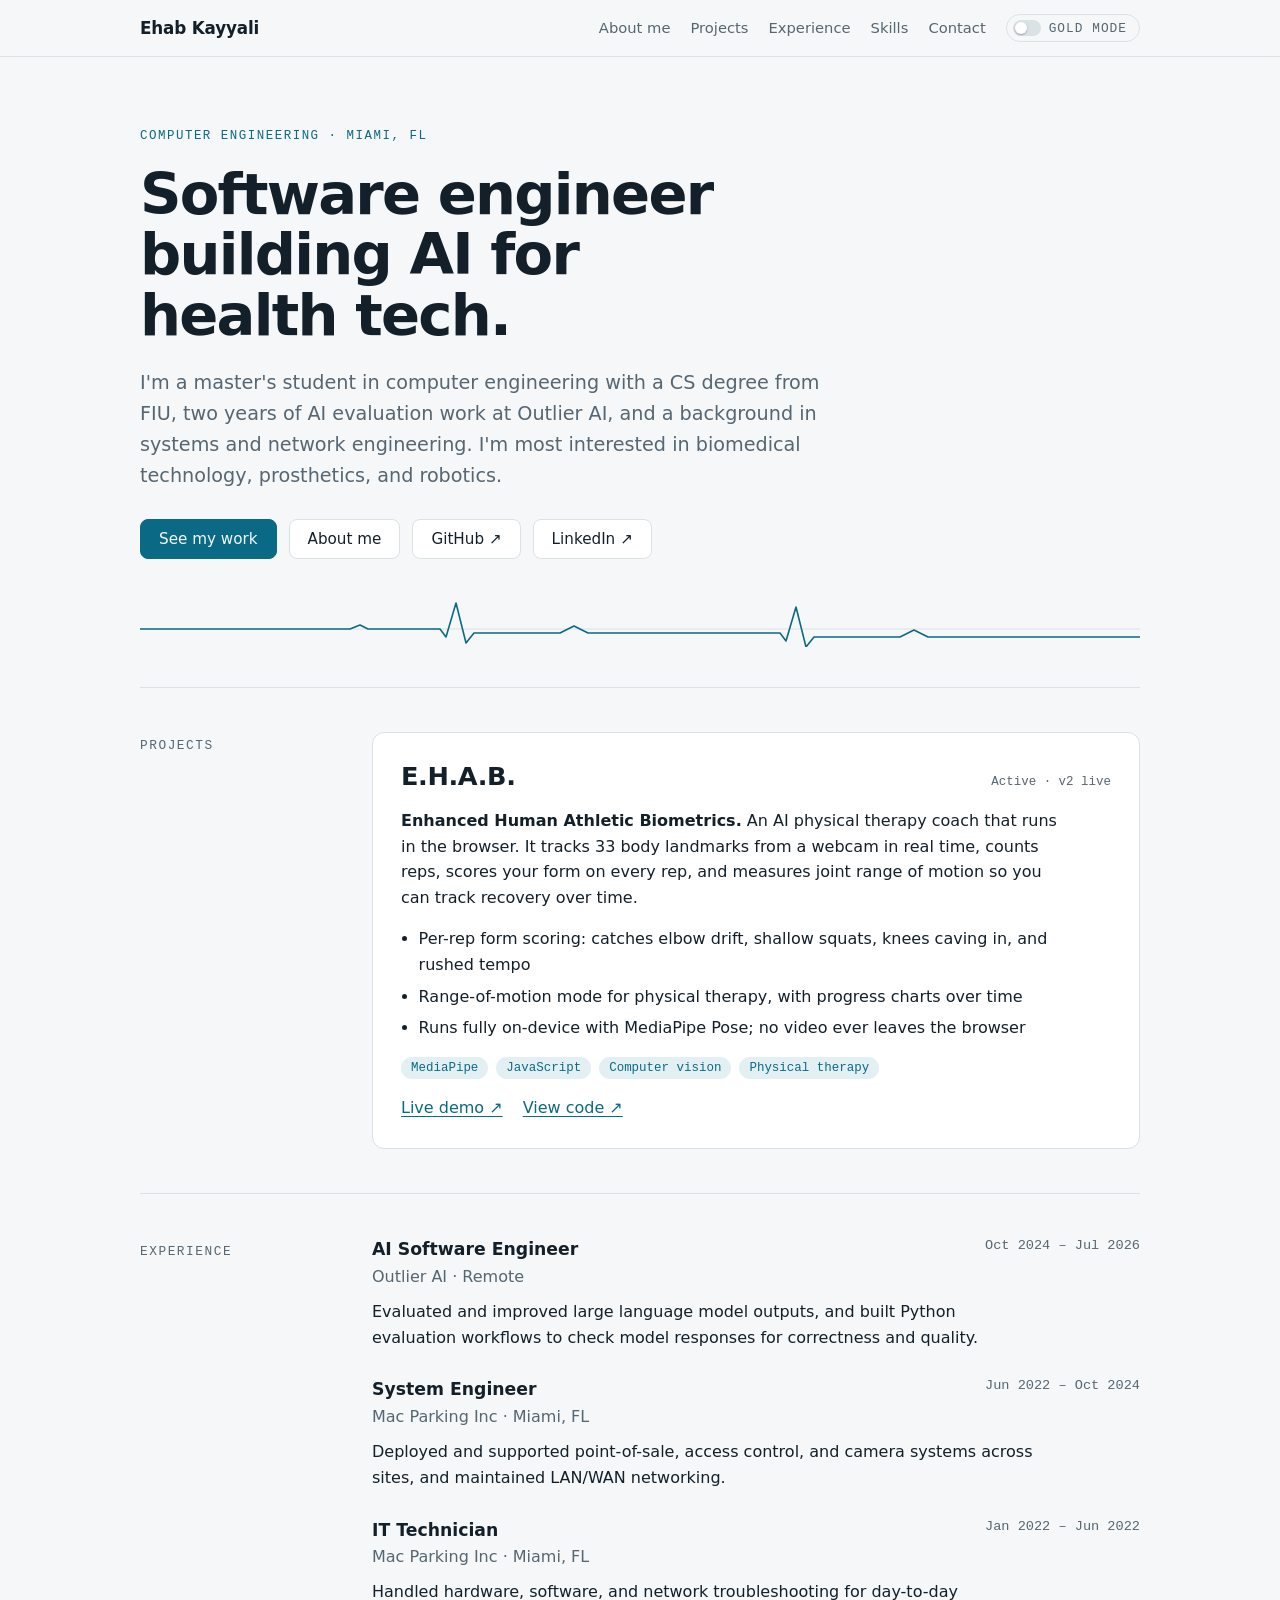
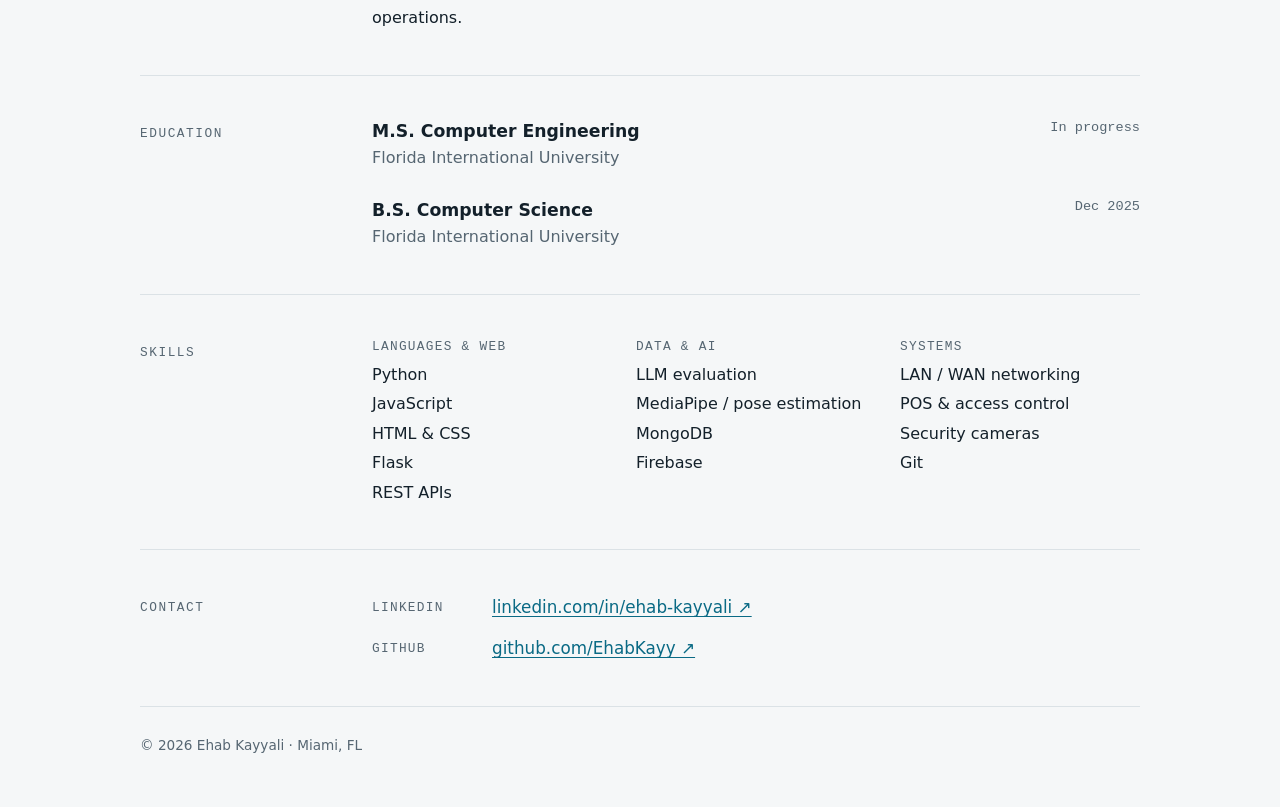
<file: index.html>
<!doctype html>
<html lang="en">
<head>
<meta charset="utf-8">
<meta name="viewport" content="width=device-width, initial-scale=1">
<meta http-equiv="Content-Security-Policy" content="default-src 'none'; script-src 'self'; style-src 'self' https://fonts.googleapis.com; font-src https://fonts.gstatic.com; img-src 'self' data:; connect-src 'none'; object-src 'none'; base-uri 'none'; form-action 'none'; upgrade-insecure-requests">
<meta name="referrer" content="strict-origin-when-cross-origin">
<meta name="color-scheme" content="light dark">
<title>Ehab Kayyali</title>
<meta name="description" content="Ehab Kayyali — software engineer and computer engineering master's student at FIU building AI for health tech.">
<meta property="og:title" content="Ehab Kayyali">
<meta property="og:description" content="Ehab Kayyali — software engineer and computer engineering master's student at FIU building AI for health tech.">
<meta property="og:type" content="website">
<meta property="og:url" content="https://ehabkayy.github.io/">
<link rel="canonical" href="https://ehabkayy.github.io/">
<link rel="icon" href="data:image/svg+xml,%3Csvg xmlns='http://www.w3.org/2000/svg' viewBox='0 0 32 32'%3E%3Crect width='32' height='32' rx='7' fill='%230a6a85'/%3E%3Ctext x='16' y='22' font-family='Arial,sans-serif' font-size='16' font-weight='700' fill='white' text-anchor='middle'%3EEK%3C/text%3E%3C/svg%3E">
<link rel="preconnect" href="https://fonts.googleapis.com">
<link rel="preconnect" href="https://fonts.gstatic.com" crossorigin>
<link rel="stylesheet" href="https://fonts.googleapis.com/css2?family=Bricolage+Grotesque:opsz,wght@12..96,500;12..96,700&family=Dela+Gothic+One&family=IBM+Plex+Sans:wght@400;500;600&family=IBM+Plex+Mono:wght@400;500&display=swap">
<link rel="stylesheet" href="style.css">
<link rel="stylesheet" href="gold.css" id="gold-css" media="not all">
<script src="main.js" defer></script>
</head>
<body>
<canvas id="embers" aria-hidden="true"></canvas>
<div class="fx-glow" aria-hidden="true"></div>
<div class="fx-dots" aria-hidden="true"></div>

<header class="nav">
  <div class="wrap">
    <a class="mark" href="#top">Ehab Kayyali</a>
    <div class="nav-right">
    <nav aria-label="Sections">
      <ul>
        <li><a href="about.html">About me</a></li>
        <li><a href="#work">Projects</a></li>
        <li><a href="#experience">Experience</a></li>
        <li><a href="#skills">Skills</a></li>
        <li><a href="#contact">Contact</a></li>
      </ul>
    </nav>
    <button class="skin-toggle" id="skin" type="button" aria-pressed="false"><span class="knob" aria-hidden="true"></span><span id="skin-label">Gold mode</span></button>
    </div>
  </div>
</header>

<main class="wrap" id="top">
  <section class="hero">
    <div class="hero-clip" aria-hidden="true"></div>
    <p class="eyebrow">Computer Engineering · Miami, FL</p>
    <h1>Software engineer building AI for health tech.</h1>
    <p class="lede">I'm a master's student in computer engineering with a CS degree from FIU, two years of AI evaluation work at Outlier AI, and a background in systems and network engineering. I'm most interested in biomedical technology, prosthetics, and robotics.</p>
    <div class="cta">
      <a class="btn primary" href="#work">See my work</a>
      <a class="btn" href="about.html">About me</a>
      <a class="btn" href="https://github.com/EhabKayy" target="_blank" rel="noopener noreferrer">GitHub ↗</a>
      <a class="btn" href="https://www.linkedin.com/in/ehab-kayyali/" target="_blank" rel="noopener noreferrer">LinkedIn ↗</a>
    </div>
    <svg class="trace" viewBox="0 0 1000 48" preserveAspectRatio="none" aria-hidden="true">
      <line x1="0" y1="30" x2="1000" y2="30"></line>
      <path d="M0 30 H210 l10 -4 l8 4 H300 l6 8 l10 -34 l10 40 l8 -10 H420 l14 -7 l14 7 H640 l6 8 l10 -34 l10 40 l8 -10 H760 l14 -7 l14 7 H1000"></path>
    </svg>
  </section>


  <section class="row" id="work">
    <h2>Projects</h2>
    <div class="body">
      <article class="project">
        <div class="top">
          <h3>E.H.A.B.</h3>
          <span class="status">Active · v2 live</span>
        </div>
        <p><strong>Enhanced Human Athletic Biometrics.</strong> An AI physical therapy coach that runs in the browser. It tracks 33 body landmarks from a webcam in real time, counts reps, scores your form on every rep, and measures joint range of motion so you can track recovery over time.</p>
        <ul>
          <li>Per-rep form scoring: catches elbow drift, shallow squats, knees caving in, and rushed tempo</li>
          <li>Range-of-motion mode for physical therapy, with progress charts over time</li>
          <li>Runs fully on-device with MediaPipe Pose; no video ever leaves the browser</li>
        </ul>
        <ul class="tags" aria-label="Tech used">
          <li>MediaPipe</li><li>JavaScript</li><li>Computer vision</li><li>Physical therapy</li>
        </ul>
        <div class="project-links"><a href="https://ehabkayy.github.io/ehab/" target="_blank" rel="noopener noreferrer">Live demo ↗</a><a href="https://github.com/EhabKayy/ehab" target="_blank" rel="noopener noreferrer">View code ↗</a></div>
      </article>    </div>
  </section>

  <section class="row" id="experience">
    <h2>Experience</h2>
    <div class="body">
      <div class="job">
        <h4>AI Software Engineer</h4>
        <span class="when">Oct 2024 – Jul 2026</span>
        <span class="org">Outlier AI · Remote</span>
        <p>Evaluated and improved large language model outputs, and built Python evaluation workflows to check model responses for correctness and quality.</p>
      </div>
      <div class="job">
        <h4>System Engineer</h4>
        <span class="when">Jun 2022 – Oct 2024</span>
        <span class="org">Mac Parking Inc · Miami, FL</span>
        <p>Deployed and supported point-of-sale, access control, and camera systems across sites, and maintained LAN/WAN networking.</p>
      </div>
      <div class="job">
        <h4>IT Technician</h4>
        <span class="when">Jan 2022 – Jun 2022</span>
        <span class="org">Mac Parking Inc · Miami, FL</span>
        <p>Handled hardware, software, and network troubleshooting for day-to-day operations.</p>
      </div>
    </div>
  </section>

  <section class="row" id="education">
    <h2>Education</h2>
    <div class="body">
      <div class="job">
        <h4>M.S. Computer Engineering</h4>
        <span class="when">In progress</span>
        <span class="org">Florida International University</span>
      </div>
      <div class="job">
        <h4>B.S. Computer Science</h4>
        <span class="when">Dec 2025</span>
        <span class="org">Florida International University</span>
      </div>
    </div>
  </section>

  <section class="row" id="skills">
    <h2>Skills</h2>
    <div class="body">
      <div class="skills">
        <div>
          <h4>Languages &amp; web</h4>
          <ul><li>Python</li><li>JavaScript</li><li>HTML &amp; CSS</li><li>Flask</li><li>REST APIs</li></ul>
        </div>
        <div>
          <h4>Data &amp; AI</h4>
          <ul><li>LLM evaluation</li><li>MediaPipe / pose estimation</li><li>MongoDB</li><li>Firebase</li></ul>
        </div>
        <div>
          <h4>Systems</h4>
          <ul><li>LAN / WAN networking</li><li>POS &amp; access control</li><li>Security cameras</li><li>Git</li></ul>
        </div>
      </div>
    </div>
  </section>

  <section class="row" id="contact">
    <h2>Contact</h2>
    <div class="body">
      <dl class="contacts">
        <dt>LinkedIn</dt>
        <dd><a href="https://www.linkedin.com/in/ehab-kayyali/" target="_blank" rel="noopener noreferrer">linkedin.com/in/ehab-kayyali ↗</a></dd>
        <dt>GitHub</dt>
        <dd><a href="https://github.com/EhabKayy" target="_blank" rel="noopener noreferrer">github.com/EhabKayy ↗</a></dd>      </dl>
    </div>
  </section>
</main>

<footer class="wrap">© 2026 Ehab Kayyali · Miami, FL</footer>
</body>
</html>
</file>
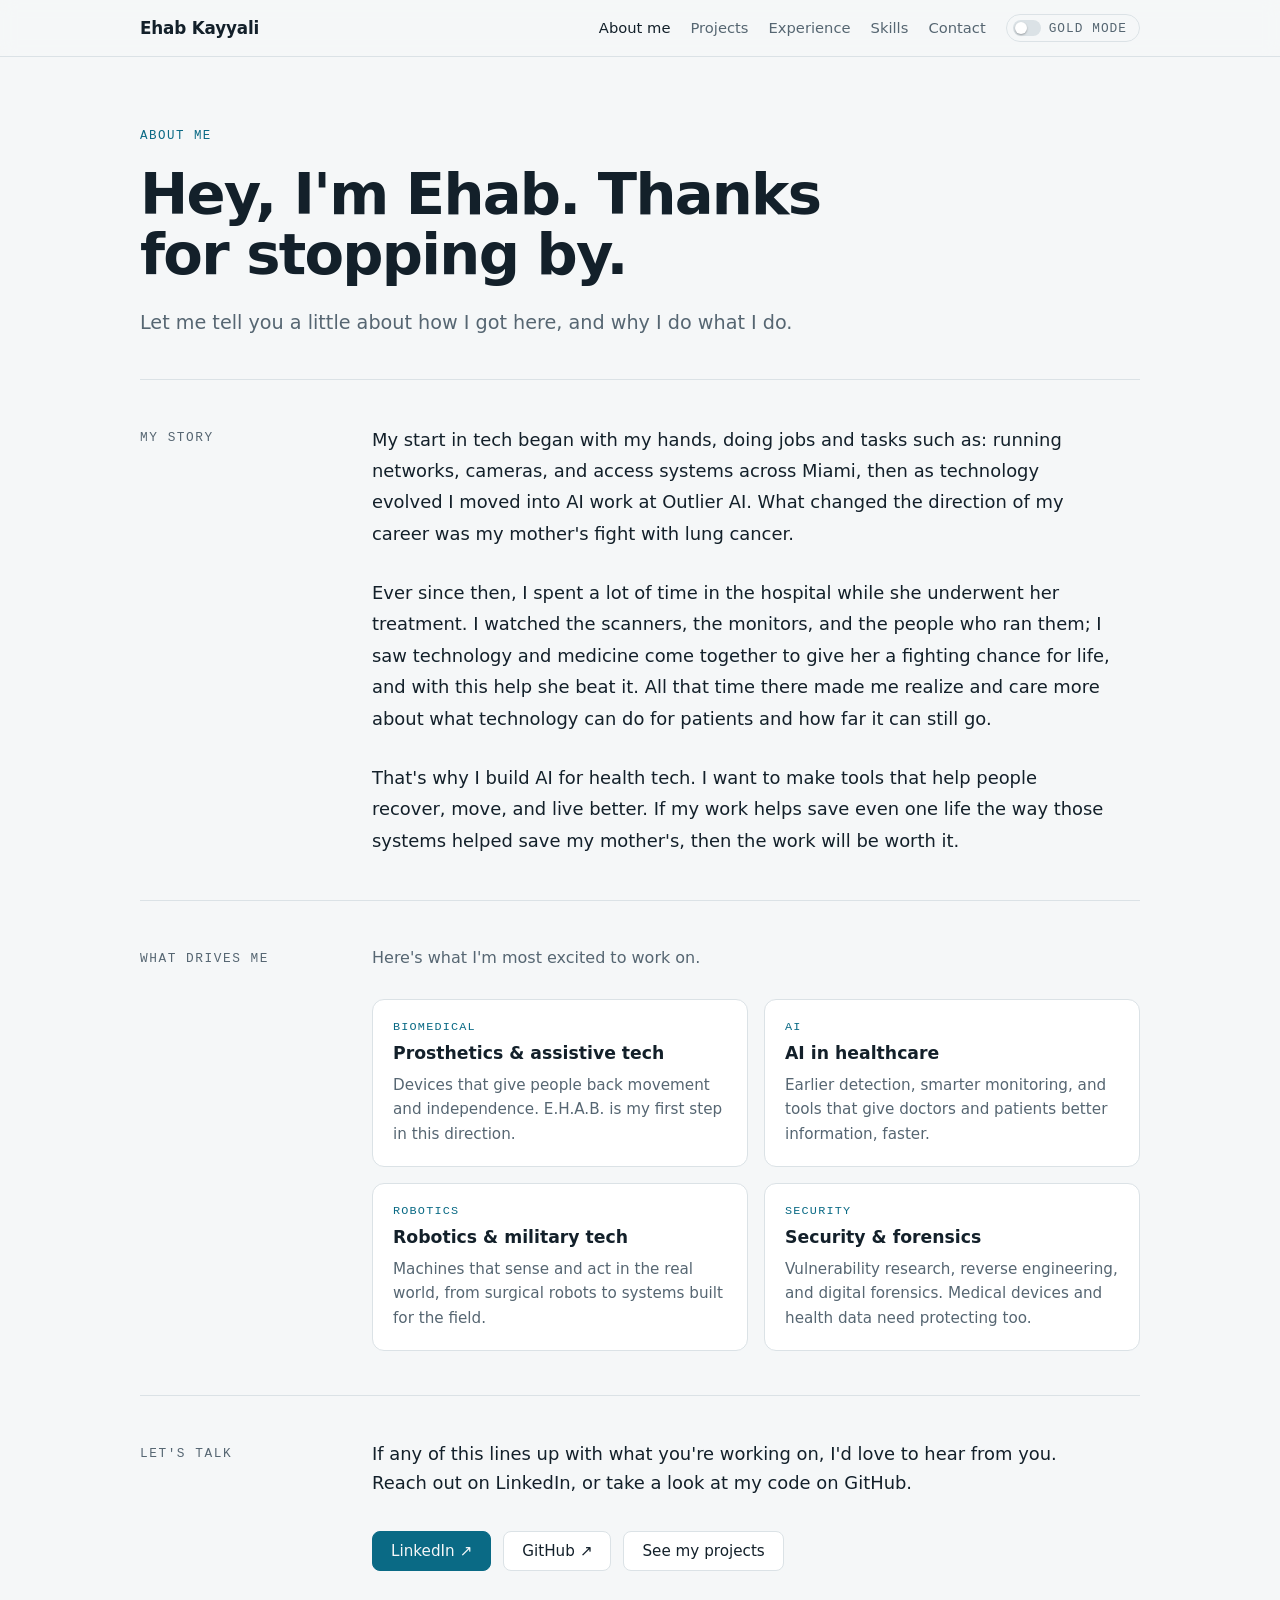
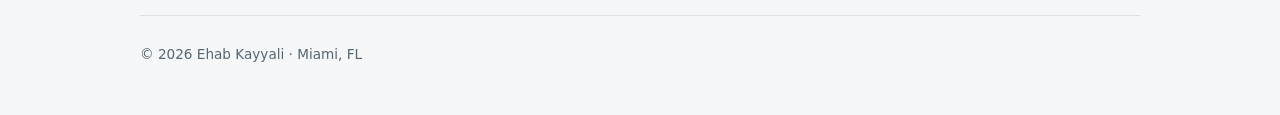
<file: about.html>
<!doctype html>
<html lang="en">
<head>
<meta charset="utf-8">
<meta name="viewport" content="width=device-width, initial-scale=1">
<meta http-equiv="Content-Security-Policy" content="default-src 'none'; script-src 'self'; style-src 'self' https://fonts.googleapis.com; font-src https://fonts.gstatic.com; img-src 'self' data:; connect-src 'none'; object-src 'none'; base-uri 'none'; form-action 'none'; upgrade-insecure-requests">
<meta name="referrer" content="strict-origin-when-cross-origin">
<meta name="color-scheme" content="light dark">
<title>About Ehab Kayyali</title>
<meta name="description" content="Ehab Kayyali — software engineer and computer engineering master's student at FIU building AI for health tech.">
<meta property="og:title" content="Ehab Kayyali">
<meta property="og:description" content="Ehab Kayyali — software engineer and computer engineering master's student at FIU building AI for health tech.">
<meta property="og:type" content="website">
<meta property="og:url" content="https://ehabkayy.github.io/about.html">
<link rel="canonical" href="https://ehabkayy.github.io/about.html">
<link rel="icon" href="data:image/svg+xml,%3Csvg xmlns='http://www.w3.org/2000/svg' viewBox='0 0 32 32'%3E%3Crect width='32' height='32' rx='7' fill='%230a6a85'/%3E%3Ctext x='16' y='22' font-family='Arial,sans-serif' font-size='16' font-weight='700' fill='white' text-anchor='middle'%3EEK%3C/text%3E%3C/svg%3E">
<link rel="preconnect" href="https://fonts.googleapis.com">
<link rel="preconnect" href="https://fonts.gstatic.com" crossorigin>
<link rel="stylesheet" href="https://fonts.googleapis.com/css2?family=Bricolage+Grotesque:opsz,wght@12..96,500;12..96,700&family=Dela+Gothic+One&family=IBM+Plex+Sans:wght@400;500;600&family=IBM+Plex+Mono:wght@400;500&display=swap">
<link rel="stylesheet" href="style.css">
<link rel="stylesheet" href="gold.css" id="gold-css" media="not all">
<script src="main.js" defer></script>
</head>
<body>
<canvas id="embers" aria-hidden="true"></canvas>
<div class="fx-glow" aria-hidden="true"></div>
<div class="fx-dots" aria-hidden="true"></div>

<header class="nav">
  <div class="wrap">
    <a class="mark" href="index.html">Ehab Kayyali</a>
    <div class="nav-right">
    <nav aria-label="Sections">
      <ul>
        <li><a href="about.html" aria-current="page">About me</a></li>
        <li><a href="index.html#work">Projects</a></li>
        <li><a href="index.html#experience">Experience</a></li>
        <li><a href="index.html#skills">Skills</a></li>
        <li><a href="index.html#contact">Contact</a></li>
      </ul>
    </nav>
    <button class="skin-toggle" id="skin" type="button" aria-pressed="false"><span class="knob" aria-hidden="true"></span><span id="skin-label">Gold mode</span></button>
    </div>
  </div>
</header>

<main class="wrap" id="top">
  <section class="hero about-hero">
    <div class="hero-clip" aria-hidden="true"></div>
    <p class="eyebrow">About me</p>
    <h1>Hey, I'm Ehab. Thanks for stopping by.</h1>
    <p class="lede">Let me tell you a little about how I got here, and why I do what I do.</p>
  </section>

  <section class="row" id="story">
    <h2>My story</h2>
    <div class="body story">
      <p>My start in tech began with my hands, doing jobs and tasks such as: running networks, cameras, and access systems across Miami, then as technology evolved I moved into AI work at Outlier AI. What changed the direction of my career was my mother's fight with lung cancer.</p>
      <p>Ever since then, I spent a lot of time in the hospital while she underwent her treatment. I watched the scanners, the monitors, and the people who ran them; I saw technology and medicine come together to give her a fighting chance for life, and with this help she beat it. All that time there made me realize and care more about what technology can do for patients and how far it can still go.</p>
      <p>That's why I build AI for health tech. I want to make tools that help people recover, move, and live better. If my work helps save even one life the way those systems helped save my mother's, then the work will be worth it.</p>
    </div>
  </section>

  <section class="row" id="interests">
    <h2>What drives me</h2>
    <div class="body">
      <p class="muted">Here's what I'm most excited to work on.</p>
    <div class="interests">
      <article class="interest">
        <span class="kicker">Biomedical</span>
        <h4>Prosthetics &amp; assistive tech</h4>
        <p>Devices that give people back movement and independence. E.H.A.B. is my first step in this direction.</p>
      </article>
      <article class="interest">
        <span class="kicker">AI</span>
        <h4>AI in healthcare</h4>
        <p>Earlier detection, smarter monitoring, and tools that give doctors and patients better information, faster.</p>
      </article>
      <article class="interest">
        <span class="kicker">Robotics</span>
        <h4>Robotics &amp; military tech</h4>
        <p>Machines that sense and act in the real world, from surgical robots to systems built for the field.</p>
      </article>
      <article class="interest">
        <span class="kicker">Security</span>
        <h4>Security &amp; forensics</h4>
        <p>Vulnerability research, reverse engineering, and digital forensics. Medical devices and health data need protecting too.</p>
      </article>
    </div>
    </div>
  </section>

  <section class="row" id="connect">
    <h2>Let's talk</h2>
    <div class="body">
      <p class="closing">If any of this lines up with what you're working on, I'd love to hear from you. Reach out on LinkedIn, or take a look at my code on GitHub.</p>
      <div class="cta">
        <a class="btn primary" href="https://www.linkedin.com/in/ehab-kayyali/" target="_blank" rel="noopener noreferrer">LinkedIn ↗</a>
        <a class="btn" href="https://github.com/EhabKayy" target="_blank" rel="noopener noreferrer">GitHub ↗</a>
        <a class="btn" href="index.html#work">See my projects</a>
      </div>
    </div>
  </section>
</main>

<footer class="wrap">© 2026 Ehab Kayyali · Miami, FL</footer>
</body>
</html>
</file>
<file: style.css>
*, *::before, *::after { box-sizing: border-box; }
html { -webkit-text-size-adjust: 100%; scroll-behavior: smooth; }
@media (prefers-reduced-motion: reduce) { html { scroll-behavior: auto; } }
body { margin: 0; min-height: 100vh; }
img, svg { max-width: 100%; }
[hidden] { display: none !important; }

/* Layout: résumé-grid — a narrow label rail on the left, content on the right; stacks to one column on phones. */
:root {
  --bg: #f5f7f8;
  --surface: #ffffff;
  --fg: #13202a;
  --muted: #566672;
  --line: #dbe2e6;
  --accent: #0a6a85;
  --accent-soft: #e2f0f4;
  --font-display: "Bricolage Grotesque", "Segoe UI", system-ui, sans-serif;
  --font-body: "IBM Plex Sans", "Segoe UI", system-ui, sans-serif;
  --font-mono: "IBM Plex Mono", ui-monospace, Menlo, Consolas, monospace;
  --step-0: 1rem; --step-1: 1.2rem; --step-2: 1.6rem; --step-3: clamp(2.2rem, 6vw, 3.6rem);
}
@media (prefers-color-scheme: dark) {
  :root:not([data-theme="light"]) {
    --bg: #0e161c; --surface: #141f27; --fg: #e4ecf0; --muted: #93a4ae;
    --line: #24323c; --accent: #5cc3dd; --accent-soft: #15303a; color-scheme: dark;
  }
}
:root[data-theme="dark"] {
  --bg: #0e161c; --surface: #141f27; --fg: #e4ecf0; --muted: #93a4ae;
  --line: #24323c; --accent: #5cc3dd; --accent-soft: #15303a; color-scheme: dark;
}
* { box-sizing: border-box; }
body {
  background: var(--bg); color: var(--fg);
  font: 400 var(--step-0)/1.6 var(--font-body);
  padding-inline: 20px;
}
a { color: var(--accent); text-underline-offset: 3px; }
a:focus-visible, button:focus-visible { outline: 2px solid var(--accent); outline-offset: 3px; border-radius: 4px; }
.wrap { max-width: 1000px; margin-inline: auto; }

/* nav */
header.nav {
  position: sticky; top: env(safe-area-inset-top, 0px); z-index: 5;
  background: color-mix(in srgb, var(--bg) 88%, transparent);
  backdrop-filter: blur(8px);
  border-bottom: 1px solid var(--line);
  margin-inline: -20px; padding: 14px 20px;
}
header.nav .wrap { display: flex; justify-content: space-between; align-items: center; gap: 16px; flex-wrap: wrap; }
.mark { font: 700 1.05rem var(--font-display); color: var(--fg); text-decoration: none; letter-spacing: -0.01em; }
.nav ul { list-style: none; display: flex; gap: 20px; margin: 0; padding: 0; flex-wrap: wrap; }
.nav ul a { color: var(--muted); text-decoration: none; font-size: 0.92rem; font-weight: 500; }
.nav ul a:hover { color: var(--fg); }

/* hero */
.hero { padding-block: 72px 40px; display: grid; gap: 22px; }
.eyebrow { font: 500 0.78rem var(--font-mono); text-transform: uppercase; letter-spacing: 0.12em; color: var(--accent); margin: 0; }
h1 { font: 700 var(--step-3)/1.05 var(--font-display); letter-spacing: -0.03em; margin: 0; text-wrap: balance; max-width: 16ch; }
.lede { font-size: var(--step-1); color: var(--muted); max-width: 58ch; margin: 0; }
.cta { display: flex; gap: 12px; flex-wrap: wrap; margin-top: 6px; }
.btn {
  display: inline-flex; align-items: center; gap: 8px;
  font: 500 0.95rem var(--font-body); padding: 10px 18px; border-radius: 8px;
  border: 1px solid var(--line); background: var(--surface); color: var(--fg);
  text-decoration: none; cursor: pointer;
}
.btn.primary { background: var(--accent); border-color: var(--accent); color: var(--bg); }
.btn:hover { border-color: var(--accent); }
.trace { width: 100%; max-width: 100%; height: 48px; display: block; margin-top: 18px; }
.trace path { fill: none; stroke: var(--accent); stroke-width: 1.6; stroke-linejoin: round; }
.trace line { stroke: var(--line); stroke-width: 1; }

/* sections */
section.row {
  display: grid; grid-template-columns: 200px minmax(0, 1fr); gap: 32px;
  padding-block: 44px; border-top: 1px solid var(--line);
}
.row > h2 {
  font: 500 0.8rem var(--font-mono); text-transform: uppercase; letter-spacing: 0.12em;
  color: var(--muted); margin: 6px 0 0;
}
.row .body { min-width: 0; display: grid; gap: 28px; }
h3 { font: 700 var(--step-2)/1.2 var(--font-display); letter-spacing: -0.015em; margin: 0; text-wrap: balance; }
h4 { font: 600 1.08rem/1.35 var(--font-body); margin: 0; }
p { margin: 0; max-width: 65ch; }
.muted { color: var(--muted); }

/* project */
.project {
  background: var(--surface); border: 1px solid var(--line); border-radius: 12px;
  padding: 28px; display: grid; gap: 16px;
}
.project .top { display: flex; justify-content: space-between; align-items: baseline; gap: 12px; flex-wrap: wrap; }
.project ul { margin: 0; padding-left: 1.1em; display: grid; gap: 6px; max-width: 65ch; }
.project .tags { display: flex; flex-wrap: wrap; gap: 8px; list-style: none; padding: 0; margin: 0; }
.tags li {
  font: 500 0.78rem var(--font-mono); padding: 4px 10px; border-radius: 999px;
  background: var(--accent-soft); color: var(--accent);
}
.status { font: 500 0.78rem var(--font-mono); color: var(--muted); }

/* timeline */
.job { display: grid; grid-template-columns: minmax(0, 1fr) auto; gap: 4px 20px; }
.job .when { font: 400 0.85rem var(--font-mono); color: var(--muted); font-variant-numeric: tabular-nums; white-space: nowrap; }
.job .org { color: var(--muted); grid-column: 1 / -1; margin-top: -2px; }
.job p { grid-column: 1 / -1; margin-top: 6px; }

/* skills */
.skills { display: grid; grid-template-columns: repeat(auto-fit, minmax(200px, 1fr)); gap: 24px; }
.skills h4 { font: 500 0.8rem var(--font-mono); text-transform: uppercase; letter-spacing: 0.1em; color: var(--muted); margin-bottom: 8px; }
.skills ul { list-style: none; padding: 0; margin: 0; display: grid; gap: 4px; }

/* contact */
.contacts { display: grid; grid-template-columns: 100px minmax(0, 1fr); gap: 14px 20px; margin: 0; align-items: center; }
.contacts dt { font: 500 0.8rem var(--font-mono); text-transform: uppercase; letter-spacing: 0.1em; color: var(--muted); }
.contacts dd { margin: 0; min-width: 0; font-size: 1.05rem; overflow-wrap: anywhere; }
@media (max-width: 480px) { .contacts { grid-template-columns: 1fr; gap: 4px; } .contacts dd { margin-bottom: 12px; } }
.contact-line { display: flex; flex-wrap: wrap; align-items: center; gap: 12px; }
.email { font: 500 1.05rem var(--font-mono); user-select: all; overflow-wrap: anywhere; }
.copied { font: 400 0.85rem var(--font-mono); color: var(--accent); }

footer { border-top: 1px solid var(--line); padding-block: 28px 48px; color: var(--muted); font-size: 0.85rem; }

@media (max-width: 720px) {
  section.row { grid-template-columns: 1fr; gap: 18px; padding-block: 36px; }
  .row > h2 { margin: 0; }
  .hero { padding-block: 48px 28px; }
  .project { padding: 20px; }
  .job { grid-template-columns: 1fr; }
  .nav ul { gap: 14px; }
}
@media (prefers-reduced-motion: no-preference) {
  .trace path { stroke-dasharray: 1400; stroke-dashoffset: 0; animation: draw 2.4s ease-out; }
  @keyframes draw { from { stroke-dashoffset: 1400; } to { stroke-dashoffset: 0; } }
}

/* about */
.intro { display: grid; gap: 16px; }
.intro p { font-size: 1.05rem; }
.interests { display: grid; grid-template-columns: repeat(2, minmax(0, 1fr)); gap: 16px; }
@media (max-width: 560px) { .interests { grid-template-columns: 1fr; } }
@media (max-width: 720px) { header.nav { position: static; } .nav-right { gap: 12px; } }
.interest { background: var(--surface); border: 1px solid var(--line); border-radius: 12px; padding: 20px; display: grid; gap: 8px; align-content: start; transition: border-color .2s, transform .2s; }
.interest:hover { border-color: var(--accent); transform: translateY(-2px); }
.interest .kicker { font: 500 0.74rem var(--font-mono); text-transform: uppercase; letter-spacing: 0.1em; color: var(--accent); }
.interest p { font-size: 0.95rem; color: var(--muted); }
/* skin toggle */
.nav-right { display: flex; align-items: center; gap: 20px; flex-wrap: wrap; }
.skin-toggle { display: inline-flex; align-items: center; gap: 8px; font: 500 0.8rem var(--font-mono); text-transform: uppercase; letter-spacing: 0.08em; color: var(--muted); background: none; border: 1px solid var(--line); border-radius: 999px; padding: 5px 12px 5px 6px; cursor: pointer; }
.skin-toggle:hover { color: var(--fg); border-color: var(--accent); }
.skin-toggle .knob { width: 28px; height: 16px; border-radius: 999px; background: var(--line); position: relative; transition: background .25s; }
.skin-toggle .knob::after { content: ""; position: absolute; top: 2px; left: 2px; width: 12px; height: 12px; border-radius: 50%; background: var(--surface); box-shadow: 0 1px 2px rgb(0 0 0 / .3); transition: translate .25s; }
.skin-toggle[aria-pressed="true"] .knob { background: var(--gold, #e9b72f); }
.skin-toggle[aria-pressed="true"] .knob::after { translate: 12px 0; }
#embers, .fx-glow, .fx-dots, .hero-clip { display: none; }

/* about page */
.nav ul a[aria-current="page"] { color: var(--fg); }
.about-hero h1 { max-width: 18ch; }
.story { gap: 20px; }
.story p { font-size: 1.12rem; line-height: 1.75; }
.closing { font-size: 1.12rem; }

.project-links { display: flex; gap: 20px; flex-wrap: wrap; }
</file>
<file: gold.css>
/* Layout: same résumé grid, staged like a manga splash page — burst behind the hero, slanted gold tags on each section. Single dark theme by choice. */
:root:not(#gold) {
  color-scheme: dark;
  --bg: #0b0910;
  --surface: #15111b;
  --fg: #f3ecdc;
  --muted: #a99f8c;
  --line: #2c2433;
  --gold: #e9b72f;
  --gold-hi: #fff1b8;
  --crimson: #c2163f;
  --violet: #3a1d52;
  --rose: #ff6b8a;
  --font-display: "Dela Gothic One", Impact, "Arial Black", sans-serif;
  --font-body: "IBM Plex Sans", "Segoe UI", system-ui, sans-serif;
  --font-mono: "IBM Plex Mono", ui-monospace, Menlo, Consolas, monospace;
  --step-0: 1rem; --step-1: 1.2rem; --step-2: 1.55rem; --step-3: clamp(2.3rem, 6.5vw, 4rem);
}
* { box-sizing: border-box; }
html { background: var(--bg); }
body {
  background:
    radial-gradient(900px 600px at 85% -10%, color-mix(in srgb, var(--violet) 70%, transparent), transparent 70%),
    radial-gradient(700px 500px at -10% 40%, color-mix(in srgb, var(--crimson) 18%, transparent), transparent 70%),
    var(--bg);
  color: var(--fg);
  font: 400 var(--step-0)/1.65 var(--font-body);
  padding-inline: 20px;
  overflow-x: hidden;
}
/* halftone dots over everything, very faint */
body::before {
  content: ""; position: fixed; inset: 0; pointer-events: none; z-index: 0;
  background-image: radial-gradient(color-mix(in srgb, var(--gold) 14%, transparent) 1px, transparent 1.4px);
  background-size: 7px 7px;
  mask-image: linear-gradient(160deg, #000 0%, transparent 55%);
  -webkit-mask-image: linear-gradient(160deg, #000 0%, transparent 55%);
}
header.nav, main, footer { position: relative; z-index: 1; }
a { color: var(--gold); text-underline-offset: 3px; }
a:focus-visible, button:focus-visible { outline: 2px solid var(--gold); outline-offset: 3px; border-radius: 2px; }
.wrap { max-width: 1000px; margin-inline: auto; }

header.nav {
  position: sticky; top: env(safe-area-inset-top, 0px); z-index: 5;
  background: color-mix(in srgb, var(--bg) 82%, transparent);
  backdrop-filter: blur(8px);
  border-bottom: 1px solid color-mix(in srgb, var(--gold) 35%, transparent);
  margin-inline: -20px; padding: 14px 20px;
}
header.nav .wrap { display: flex; justify-content: space-between; align-items: center; gap: 16px; flex-wrap: wrap; }
.mark { font: 400 1.05rem var(--font-display); color: var(--gold); text-decoration: none; letter-spacing: 0.04em; }
.nav ul { list-style: none; display: flex; gap: 20px; margin: 0; padding: 0; flex-wrap: wrap; }
.nav ul a { color: var(--muted); text-decoration: none; font-size: 0.9rem; font-weight: 500; text-transform: uppercase; letter-spacing: 0.08em; }
.nav ul a:hover { color: var(--gold); }

/* hero */
.hero { position: relative; padding-block: 80px 44px; display: grid; gap: 22px; isolation: isolate; }
.hero-clip::before {
  content: ""; position: absolute; z-index: -1; pointer-events: none;
  width: 1100px; height: 1100px; max-width: none; left: 60%; top: 30%; translate: -50% -50%;
  background: repeating-conic-gradient(from 0deg, color-mix(in srgb, var(--gold) 13%, transparent) 0deg 3deg, transparent 3deg 12deg);
  mask-image: radial-gradient(circle, transparent 8%, #000 22%, transparent 62%);
  -webkit-mask-image: radial-gradient(circle, transparent 8%, #000 22%, transparent 62%);
}
.hero-clip { position: absolute; inset: 0 -20px; overflow: hidden; z-index: -1; pointer-events: none; }
.eyebrow { font: 500 0.78rem var(--font-mono); text-transform: uppercase; letter-spacing: 0.2em; color: var(--rose); margin: 0; }
h1 {
  font: 400 var(--step-3)/1.08 var(--font-display); letter-spacing: 0.01em; margin: 0; text-wrap: balance; max-width: 15ch;
  background: linear-gradient(100deg, var(--gold) 0%, var(--gold) 38%, var(--gold-hi) 48%, var(--gold) 58%, #b8861a 100%);
  background-size: 250% 100%; background-position: 100% 0;
  -webkit-background-clip: text; background-clip: text; color: transparent;
  filter: drop-shadow(3px 3px 0 var(--crimson));
}
.lede { font-size: var(--step-1); color: var(--muted); max-width: 58ch; margin: 0; }
.cta { display: flex; gap: 12px; flex-wrap: wrap; margin-top: 6px; }
.btn {
  display: inline-flex; align-items: center; gap: 8px;
  font: 600 0.9rem var(--font-body); text-transform: uppercase; letter-spacing: 0.08em;
  padding: 11px 20px; border: 1px solid color-mix(in srgb, var(--gold) 45%, transparent);
  background: transparent; color: var(--fg); text-decoration: none; cursor: pointer;
  clip-path: polygon(8px 0, 100% 0, calc(100% - 8px) 100%, 0 100%);
  transition: background .2s, color .2s;
}
.btn.primary { background: var(--gold); border-color: var(--gold); color: var(--bg); }
.btn:hover { background: var(--crimson); border-color: var(--crimson); color: var(--fg); }
.trace { width: 100%; max-width: 100%; height: 48px; display: block; margin-top: 18px; }
.trace path { fill: none; stroke: var(--gold); stroke-width: 1.8; stroke-linejoin: round; filter: drop-shadow(0 0 4px color-mix(in srgb, var(--gold) 60%, transparent)); }
.trace line { stroke: var(--line); stroke-width: 1; }

/* sections */
section.row {
  display: grid; grid-template-columns: 200px minmax(0, 1fr); gap: 32px;
  padding-block: 48px; border-top: 1px solid var(--line);
}
.row > h2 {
  justify-self: start; align-self: start;
  font: 400 0.95rem var(--font-display); letter-spacing: 0.08em; text-transform: uppercase;
  color: var(--bg); background: var(--gold); padding: 6px 14px; margin: 2px 0 0;
  transform: skewX(-12deg); box-shadow: 4px 4px 0 var(--crimson);
}
.row .body { min-width: 0; display: grid; gap: 28px; }
h3 { font: 400 var(--step-2)/1.2 var(--font-display); letter-spacing: 0.03em; margin: 0; color: var(--gold); }
h4 { font: 600 1.08rem/1.35 var(--font-body); margin: 0; }
p { margin: 0; max-width: 65ch; }
.muted { color: var(--muted); }

.project {
  position: relative; overflow: hidden;
  background: linear-gradient(160deg, color-mix(in srgb, var(--violet) 45%, var(--surface)), var(--surface) 60%);
  border: 1px solid color-mix(in srgb, var(--gold) 40%, transparent);
  padding: 28px; display: grid; gap: 16px;
  clip-path: polygon(0 0, calc(100% - 22px) 0, 100% 22px, 100% 100%, 22px 100%, 0 calc(100% - 22px));
  transition: border-color .3s, box-shadow .3s;
}
.project::after {
  content: ""; position: absolute; inset: 0; pointer-events: none;
  background: linear-gradient(115deg, transparent 35%, color-mix(in srgb, var(--gold-hi) 18%, transparent) 50%, transparent 65%);
  translate: -120% 0; transition: translate .9s ease;
}
.project:hover { border-color: var(--gold); }
.project:hover::after { translate: 120% 0; }
.project .top { display: flex; justify-content: space-between; align-items: baseline; gap: 12px; flex-wrap: wrap; }
.project ul { margin: 0; padding-left: 1.1em; display: grid; gap: 6px; max-width: 65ch; }
.project ul li::marker { color: var(--gold); }
.project .tags { display: flex; flex-wrap: wrap; gap: 8px; list-style: none; padding: 0; margin: 0; }
.tags li {
  font: 500 0.76rem var(--font-mono); padding: 4px 12px; text-transform: uppercase; letter-spacing: 0.06em;
  background: color-mix(in srgb, var(--crimson) 22%, transparent); color: var(--gold-hi);
  border: 1px solid color-mix(in srgb, var(--crimson) 60%, transparent);
  transform: skewX(-10deg);
}
.status { font: 500 0.78rem var(--font-mono); color: var(--rose); text-transform: uppercase; letter-spacing: 0.08em; }

.job { display: grid; grid-template-columns: minmax(0, 1fr) auto; gap: 4px 20px; padding-left: 16px; border-left: 2px solid color-mix(in srgb, var(--gold) 35%, transparent); transition: border-color .25s; }
.job:hover { border-left-color: var(--gold); }
.job .when { font: 400 0.85rem var(--font-mono); color: var(--gold); font-variant-numeric: tabular-nums; white-space: nowrap; }
.job .org { color: var(--muted); grid-column: 1 / -1; margin-top: -2px; }
.job p { grid-column: 1 / -1; margin-top: 6px; }

.skills { display: grid; grid-template-columns: repeat(auto-fit, minmax(200px, 1fr)); gap: 24px; }
.skills h4 { font: 500 0.8rem var(--font-mono); text-transform: uppercase; letter-spacing: 0.14em; color: var(--rose); margin-bottom: 8px; }
.skills ul { list-style: none; padding: 0; margin: 0; display: grid; gap: 4px; }

.contacts { display: grid; grid-template-columns: 100px minmax(0, 1fr); gap: 14px 20px; margin: 0; align-items: center; }
.contacts dt { font: 500 0.8rem var(--font-mono); text-transform: uppercase; letter-spacing: 0.14em; color: var(--rose); }
.contacts dd { margin: 0; min-width: 0; font-size: 1.05rem; overflow-wrap: anywhere; }
@media (max-width: 480px) { .contacts { grid-template-columns: 1fr; gap: 4px; } .contacts dd { margin-bottom: 12px; } }

footer { border-top: 1px solid var(--line); padding-block: 28px 48px; color: var(--muted); font-size: 0.85rem; }

@media (max-width: 720px) {
  section.row { grid-template-columns: 1fr; gap: 20px; padding-block: 38px; }
  .hero { padding-block: 52px 30px; }
  .hero-clip::before { width: 800px; height: 800px; left: 70%; }
  .project { padding: 22px; }
  .job { grid-template-columns: 1fr; }
  .nav ul { gap: 14px; }
}

@media (prefers-reduced-motion: no-preference) {
  .hero-clip::before { animation: spin 90s linear infinite; }
  @keyframes spin { to { rotate: 360deg; } }
  h1 { animation: slam .55s cubic-bezier(.2,1.6,.4,1) both, shine 4.5s ease-in-out 0.8s infinite; }
  @keyframes slam { from { transform: scale(1.18) translateY(-6px); filter: drop-shadow(3px 3px 0 var(--crimson)) blur(3px); } to { transform: none; filter: drop-shadow(3px 3px 0 var(--crimson)); } }
  @keyframes shine { 0%, 60% { background-position: 100% 0; } 100% { background-position: -50% 0; } }
  .row > h2 { animation: tag-in .5s cubic-bezier(.2,1.4,.4,1) both; }
  @keyframes tag-in { from { transform: skewX(-12deg) translateX(-10px); } to { transform: skewX(-12deg); } }
  .trace path { stroke-dasharray: 1400; animation: draw 2.4s ease-out, pulse 2.6s ease-in-out 2.4s infinite; }
  @keyframes draw { from { stroke-dashoffset: 1400; } to { stroke-dashoffset: 0; } }
  @keyframes pulse { 50% { stroke: var(--gold-hi); } }
}

/* ---- mouse-reactive background ---- */
:root { --mx: 70vw; --my: 20vh; --px: 0px; --py: 0px; }
#embers { position: fixed; inset: 0; width: 100%; height: 100%; z-index: 0; pointer-events: none; }
.fx-glow, .fx-dots { position: fixed; inset: 0; pointer-events: none; z-index: 0; }
.fx-glow {
  background:
    radial-gradient(circle 380px at var(--mx) var(--my), color-mix(in srgb, var(--gold) 13%, transparent), transparent 70%),
    radial-gradient(circle 120px at var(--mx) var(--my), color-mix(in srgb, var(--gold-hi) 8%, transparent), transparent 70%);
}
.fx-dots {
  background-image: radial-gradient(color-mix(in srgb, var(--gold) 38%, transparent) 1.1px, transparent 1.6px);
  background-size: 7px 7px;
  mask-image: radial-gradient(circle 200px at var(--mx) var(--my), #000 0%, transparent 100%);
  -webkit-mask-image: radial-gradient(circle 200px at var(--mx) var(--my), #000 0%, transparent 100%);
}
.hero-clip::before { translate: calc(-50% + var(--px)) calc(-50% + var(--py)); transition: translate .25s ease-out; }
h1 { transform-origin: left center; }
@media (hover: none) { .fx-dots { display: none; } }

/* about + toggle, gold skin */
#embers, .fx-glow, .fx-dots, .hero-clip { display: block; }
@media (hover: none) { .fx-dots { display: none; } }
.btn, .project, .tags li, .interest { border-radius: 0; }
.interest {
  position: relative; overflow: hidden;
  background: linear-gradient(160deg, color-mix(in srgb, var(--violet) 40%, var(--surface)), var(--surface) 65%);
  border: 1px solid color-mix(in srgb, var(--gold) 30%, transparent);
  clip-path: polygon(0 0, calc(100% - 14px) 0, 100% 14px, 100% 100%, 0 100%);
}
.interest:hover { border-color: var(--gold); box-shadow: inset 0 0 30px color-mix(in srgb, var(--gold) 12%, transparent); }
.interest h4 { color: var(--gold); }
.interest .kicker { color: var(--rose); }
@media (max-width: 720px) { header.nav { position: static; } }
.skin-toggle { color: var(--gold); border-color: color-mix(in srgb, var(--gold) 50%, transparent); }
.skin-toggle .knob::after { background: var(--bg); }

/* about page, gold skin */
.nav ul a[aria-current="page"] { color: var(--gold); }
</file>
